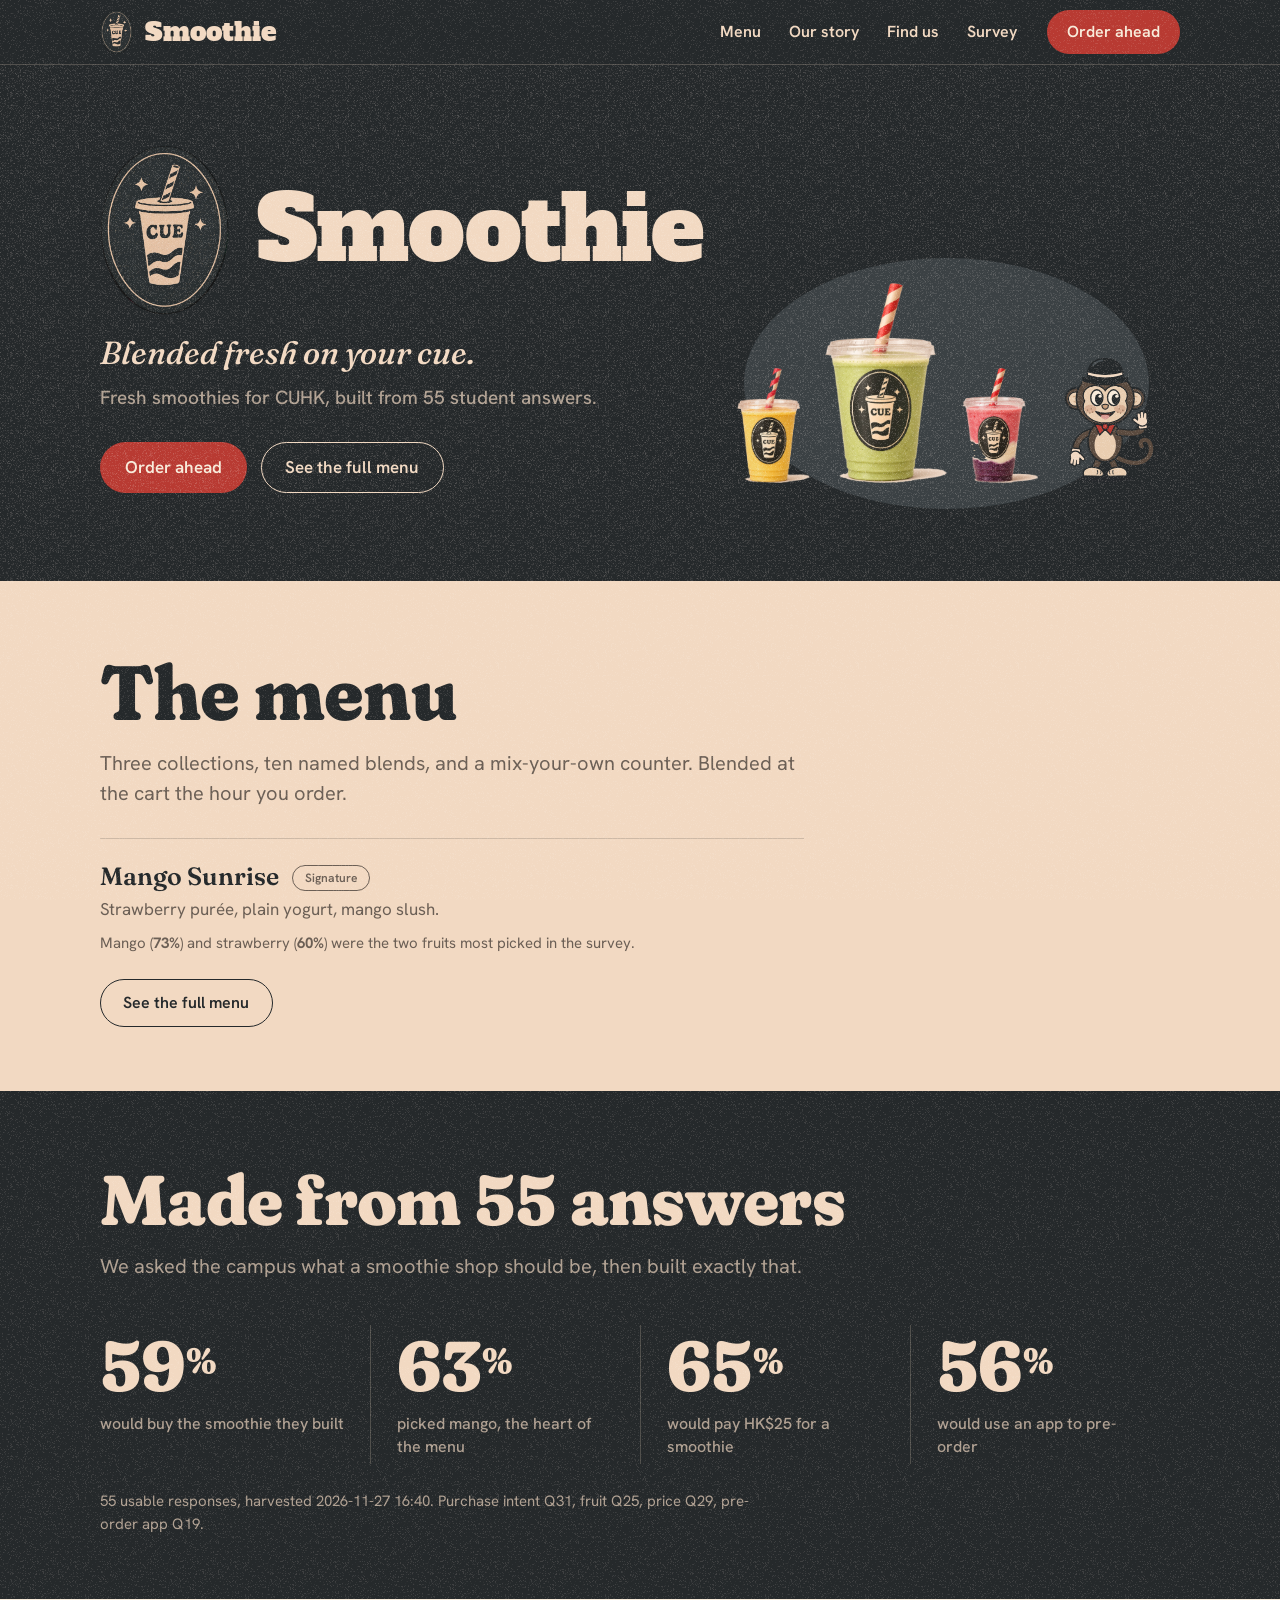
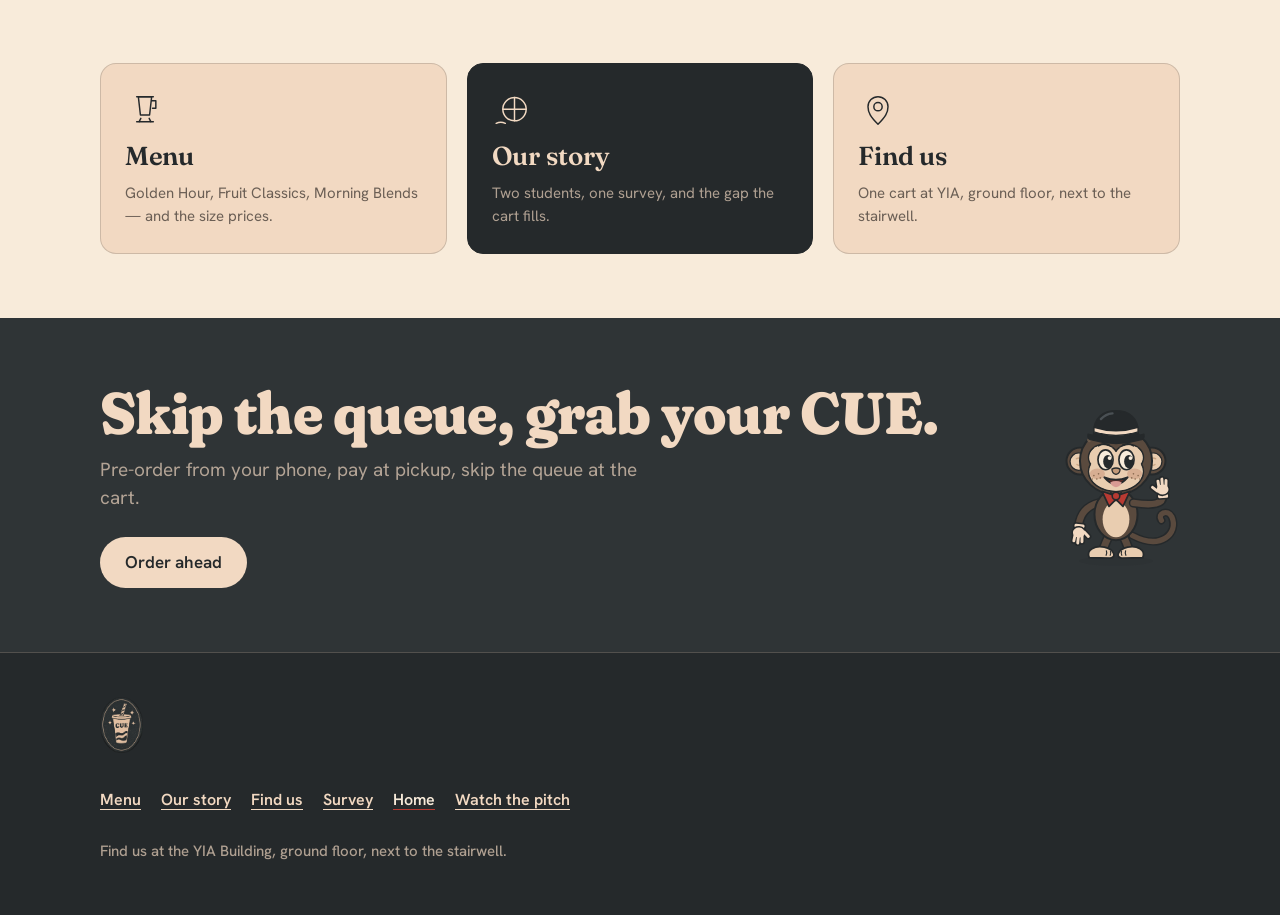
<file: site/index.html>
<!doctype html>
<html lang="en">
<head>
<meta charset="utf-8">
<meta name="viewport" content="width=device-width, initial-scale=1, viewport-fit=cover">
<title>CUE — Blended fresh on your cue</title>
<meta name="description" content="CUE — fresh smoothies for CUHK, built from 55 student answers. See the menu, read the story behind the cart, and order ahead for pickup at YIA.">
<link rel="stylesheet" href="../shared/base.css">
<link rel="stylesheet" href="site.css">
</head>
<body class="page-home">

<main id="top">
  <!-- ---------- HERO: charcoal + grain, sticker and wordmark left, drink renders right ---------- -->
  <section class="hero dark on-dark grain" aria-label="CUE smoothies">
    <div class="hero-inner">
      <div class="hero-copy">
        <div class="hero-lockup">
          <img src="../assets/img/cue-logo.png" alt="CUE logo: a cream smoothie cup with a striped straw on a charcoal oval">
          <h1 class="hero-word">Smoothie</h1>
        </div>
        <p class="hero-slogan" id="heroSlogan"></p>
        <p class="hero-tagline" id="heroTagline"></p>
        <div class="hero-btns hero-fade">
          <a class="btn hero-btn" href="../order/index.html">Order ahead</a>
          <a class="btn ghost hero-btn" href="menu.html">See the full menu</a>
        </div>
      </div>
      <div class="hero-art" id="heroArt">
        <span class="hero-shadow" aria-hidden="true"></span>
        <img class="hero-drink hero-drink-side" src="../assets/img/drinks/mango.png"
             alt="CUE cup of the Banana Boost smoothie" width="420" height="560">
        <img class="hero-drink hero-drink-main" src="../assets/img/drinks/matcha.png"
             alt="CUE cup of the Matcha Banana smoothie" width="420" height="560">
        <img class="hero-drink hero-drink-side" src="../assets/img/drinks/berry-layers.png"
             alt="CUE cup of the Berry Dusk smoothie" width="420" height="560">
        <!-- Cuethie stands at the right end, on the same ellipse as the cups -->
        <div class="hero-mo" id="heroMo" aria-hidden="true"></div>
      </div>
    </div>
  </section>

  <!-- ---------- MENU TEASER: peach, the signature drink plus a link ---------- -->
  <section class="teaser" id="menu" aria-label="Menu preview">
    <div class="wrap">
      <h2 class="display teaser-title">The menu</h2>
      <p class="lede">Three collections, ten named blends, and a mix-your-own counter. Blended at the cart the hour you order.</p>
      <div class="teaser-sig" id="teaserSig"></div>
      <a class="btn ghost teaser-btn" href="menu.html">See the full menu</a>
    </div>
  </section>

  <!-- ---------- MADE FROM 55 ANSWERS: charcoal, four hairline columns ---------- -->
  <section class="facts dark on-dark grain" id="facts">
    <div class="wrap">
      <h2 class="display facts-title">Made from 55 answers</h2>
      <p class="lede">We asked the campus what a smoothie shop should be, then built exactly that.</p>
      <ul class="fact-row" id="factRow">
        <li class="fact">
          <p class="fact-num display"><span class="num" id="nIntent">69</span><span class="fact-unit">%</span></p>
          <p class="fact-body">would buy the smoothie they built</p>
        </li>
        <li class="fact">
          <p class="fact-num display"><span class="num" id="nMango">73</span><span class="fact-unit">%</span></p>
          <p class="fact-body">picked mango, the heart of the menu</p>
        </li>
        <li class="fact">
          <p class="fact-num display"><span class="num" id="nPrice">75</span><span class="fact-unit">%</span></p>
          <p class="fact-body">would pay HK$25 for a smoothie</p>
        </li>
        <li class="fact">
          <p class="fact-num display"><span class="num" id="nApp">65</span><span class="fact-unit">%</span></p>
          <p class="fact-body">would use an app to pre-order</p>
        </li>
      </ul>
      <p class="facts-src" id="factsSrc"></p>
    </div>
  </section>

  <!-- ---------- TEASER TILES: Menu / Our story / Find us ---------- -->
  <section class="tiles" aria-label="Explore the site">
    <div class="wrap">
      <div class="tile-row">
        <a class="tile" href="menu.html">
          <span class="tile-icon" aria-hidden="true">
            <svg viewBox="0 0 48 48" fill="none" stroke="currentColor" stroke-width="1.75" stroke-linecap="round" stroke-linejoin="round">
              <path d="M16 8h16l-2.5 22h-11Z"/><path d="M14 8h20"/><path d="M32 13h5v9h-4"/>
              <path d="M14 38h20"/><path d="M19 34l-2 4M29 34l2 4"/>
            </svg>
          </span>
          <span class="tile-name display">Menu</span>
          <span class="tile-say">Golden Hour, Fruit Classics, Morning Blends — and the size prices.</span>
        </a>
        <a class="tile tile-alt" href="story.html">
          <span class="tile-icon" aria-hidden="true">
            <svg viewBox="0 0 48 48" fill="none" stroke="currentColor" stroke-width="1.75" stroke-linecap="round" stroke-linejoin="round">
              <circle cx="27" cy="23" r="14"/><path d="M27 9v28"/><path d="M13 23h28"/>
              <path d="M5 40c4-2 7-2 11 0"/>
            </svg>
          </span>
          <span class="tile-name display">Our story</span>
          <span class="tile-say">Two students, one survey, and the gap the cart fills.</span>
        </a>
        <a class="tile" href="find.html">
          <span class="tile-icon" aria-hidden="true">
            <svg viewBox="0 0 48 48" fill="none" stroke="currentColor" stroke-width="1.75" stroke-linecap="round" stroke-linejoin="round">
              <path d="M24 41C15 32 12 27 12 20a12 12 0 0 1 24 0c0 7-3 12-12 21Z"/>
              <circle cx="24" cy="20" r="5"/>
            </svg>
          </span>
          <span class="tile-name display">Find us</span>
          <span class="tile-say">One cart at YIA, ground floor, next to the stairwell.</span>
        </a>
      </div>
    </div>
  </section>

  <!-- ---------- ORDER-APP BAND: charcoal-2, Cuethie waving, CTA ---------- -->
  <section class="order-band dark on-dark grain" aria-label="Order ahead">
    <div class="wrap order-band-inner">
      <div class="order-band-copy">
        <h2 class="display order-band-title" id="orderBandTitle">Skip the queue, grab your CUE.</h2>
        <p class="order-band-lede">Pre-order from your phone, pay at pickup, skip the queue at the cart.</p>
        <a class="btn solid order-band-btn" href="../order/index.html">Order ahead</a>
      </div>
      <div class="order-band-mo" id="bandMo" aria-hidden="true"></div>
    </div>
  </section>
</main>

<script src="../content/brand.js"></script>
<script src="../content/menu.js"></script>
<script src="../content/data.js"></script>
<script src="../shared/art.js"></script>
<script src="chrome.js"></script>
<script src="site.js"></script>
</body>
</html>
</file>
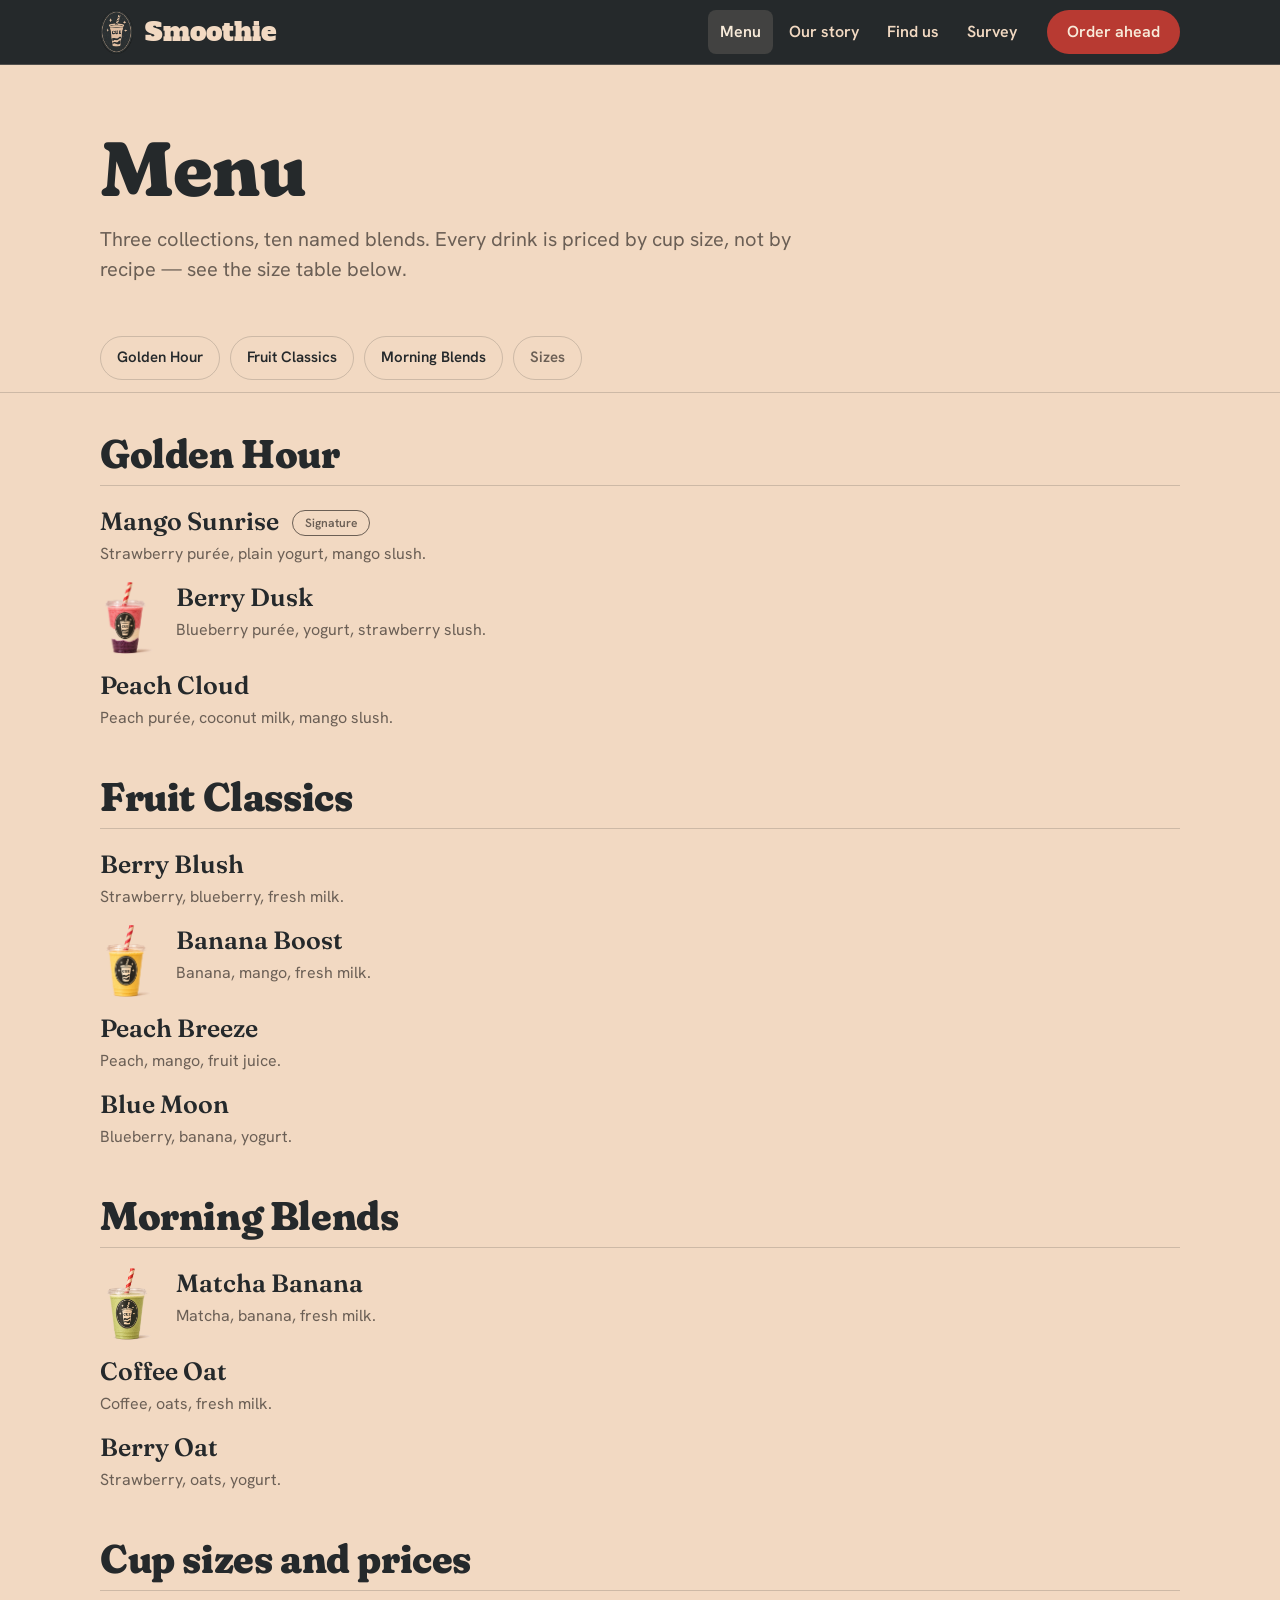
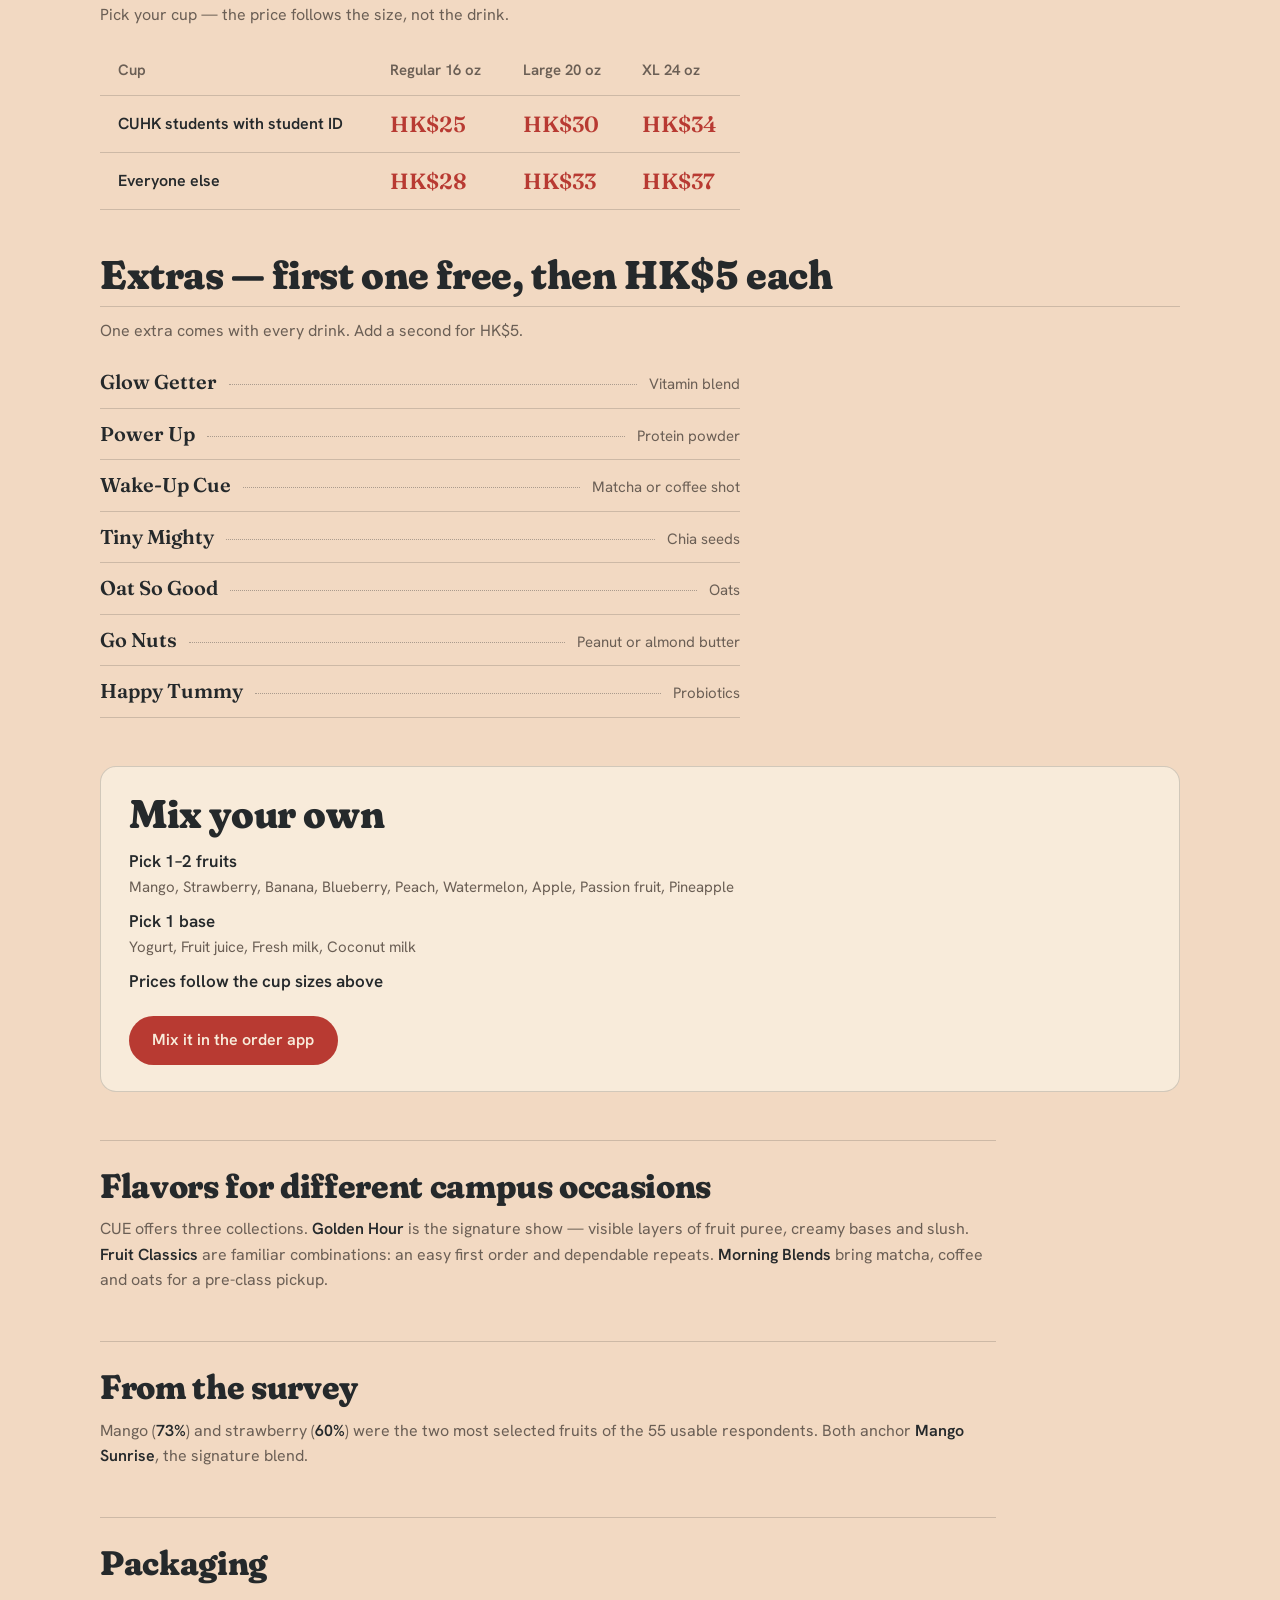
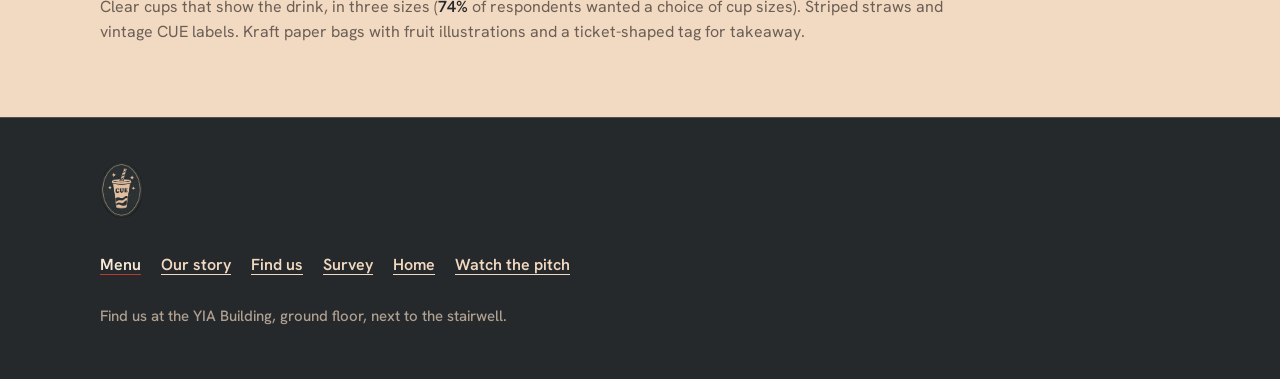
<file: site/menu.html>
<!doctype html>
<html lang="en">
<head>
<meta charset="utf-8">
<meta name="viewport" content="width=device-width, initial-scale=1, viewport-fit=cover">
<title>CUE — Menu</title>
<meta name="description" content="The CUE menu at CUHK: Golden Hour, Fruit Classics and Morning Blends, cup-size prices for students and walk-ins, extras, and mix your own.">
<link rel="stylesheet" href="../shared/base.css">
<link rel="stylesheet" href="site.css">
</head>
<body class="page-menu">

<main id="top">
  <!-- ---------- MENU HEAD: peach, title + lede ---------- -->
  <section class="menu-head" aria-label="Menu">
    <div class="wrap">
      <h1 class="display menu-title">Menu</h1>
      <p class="lede">Three collections, ten named blends. Every drink is priced by cup size, not by recipe — see the size table below.</p>
    </div>
  </section>

  <!-- ---------- COLLECTION TABS: sticky under the site nav ---------- -->
  <nav class="col-tabs" aria-label="Collections">
    <div class="wrap col-tabs-inner">
      <a class="col-tab" href="#golden">Golden Hour</a>
      <a class="col-tab" href="#classics">Fruit Classics</a>
      <a class="col-tab" href="#morning">Morning Blends</a>
      <a class="col-tab col-tab-soft" href="#sizes">Sizes</a>
    </div>
  </nav>

  <!-- ---------- DRINKS + PANELS: filled from content/menu.js ---------- -->
  <section class="menu" aria-label="Drinks and prices">
    <div class="wrap" id="menuBoard"></div>
  </section>
</main>

<script src="../content/menu.js"></script>
<script src="../content/data.js"></script>
<script src="chrome.js"></script>
<script src="menu.js"></script>
</body>
</html>
</file>
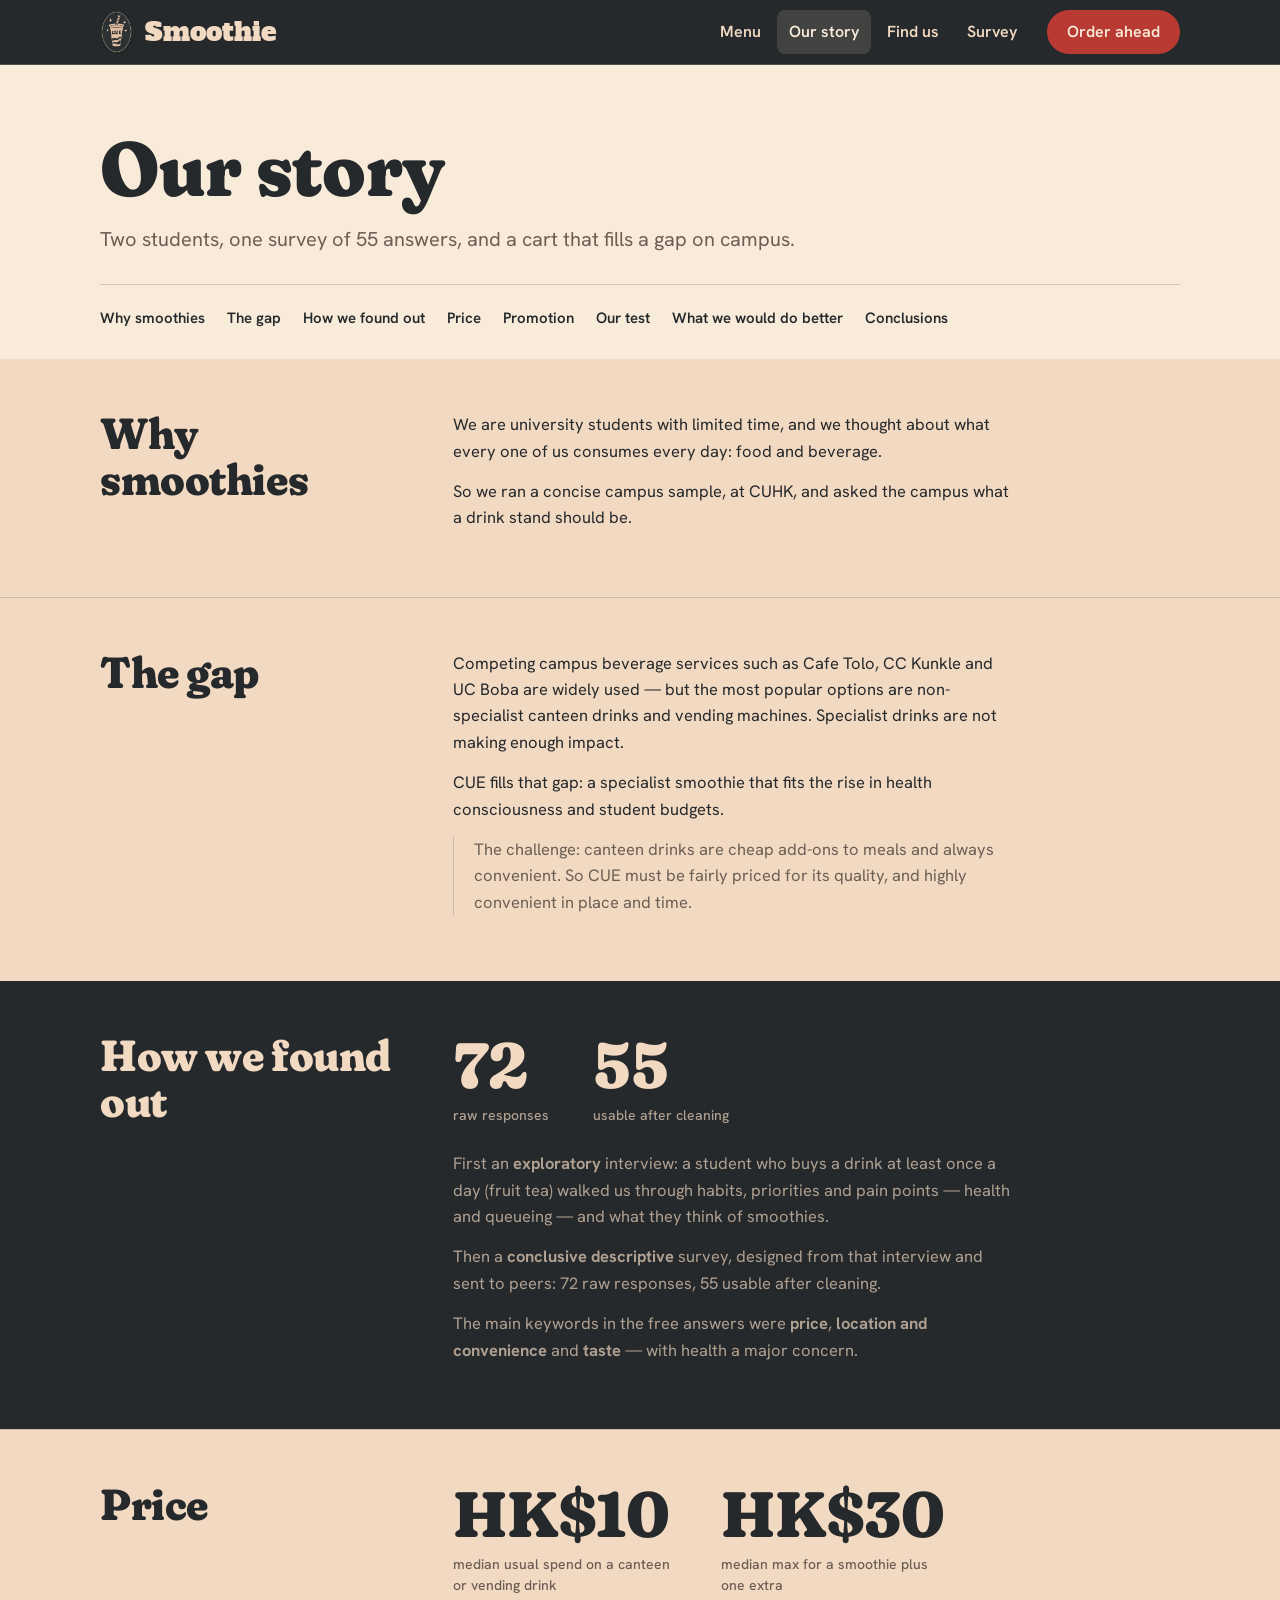
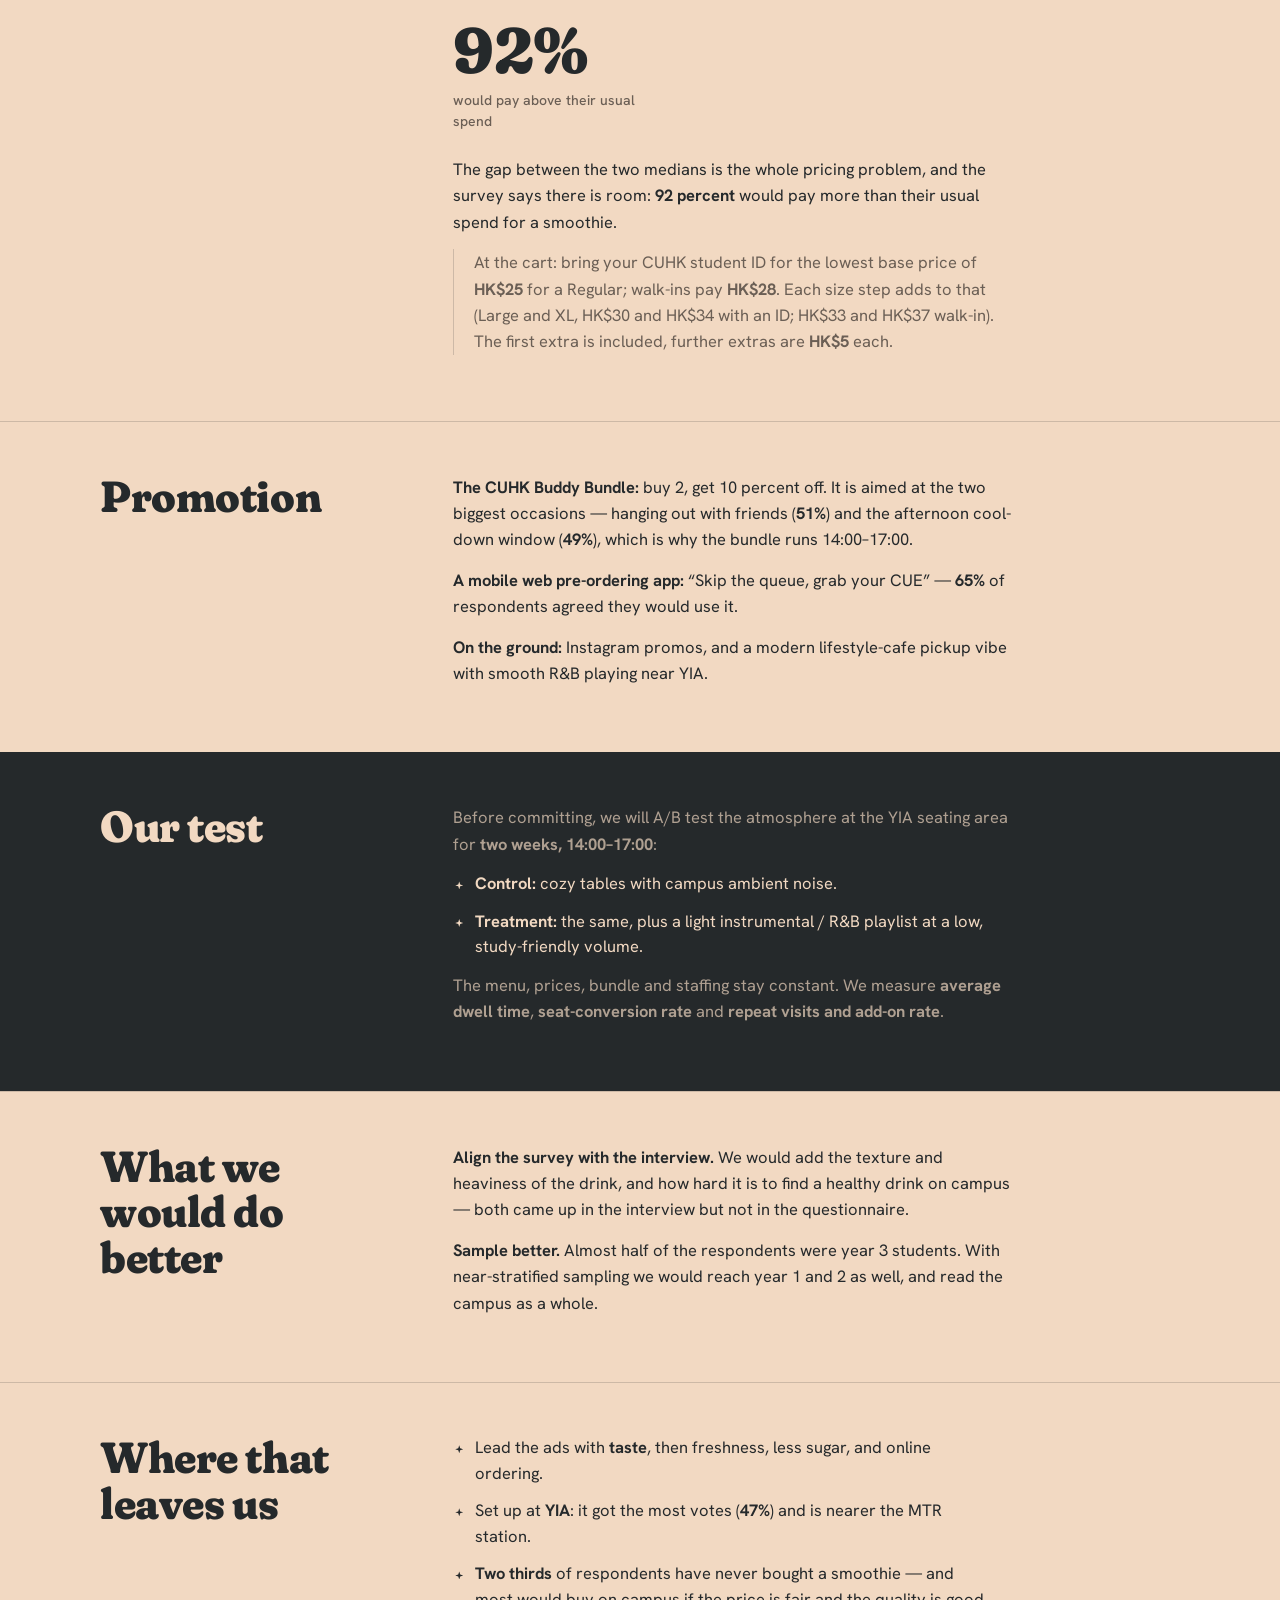
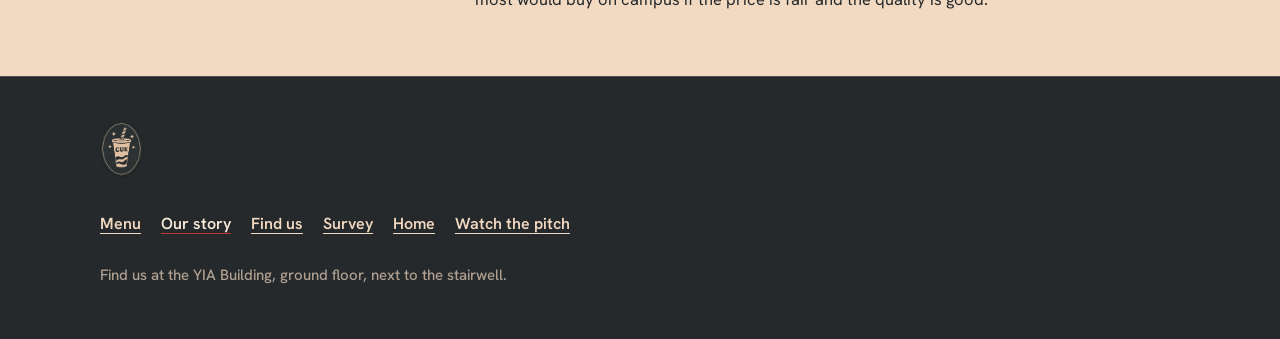
<file: site/story.html>
<!doctype html>
<html lang="en">
<head>
<meta charset="utf-8">
<meta name="viewport" content="width=device-width, initial-scale=1, viewport-fit=cover">
<title>CUE — Our story</title>
<meta name="description" content="Why two CUHK students are opening a smoothie cart at YIA: the survey behind the menu, the pricing, the promotions, and the A/B test that will tell us if the idea works.">
<link rel="stylesheet" href="../shared/base.css">
<link rel="stylesheet" href="site.css">
</head>
<body class="page-story">

<main id="top">
  <section class="story-head" aria-label="Our story">
    <div class="wrap">
      <h1 class="display story-title">Our story</h1>
      <p class="lede">Two students, one survey of 55 answers, and a cart that fills a gap on campus.</p>
      <nav class="story-nav" aria-label="Section index">
        <a href="#why">Why smoothies</a>
        <a href="#gap">The gap</a>
        <a href="#how">How we found out</a>
        <a href="#price">Price</a>
        <a href="#promo">Promotion</a>
        <a href="#test">Our test</a>
        <a href="#better">What we would do better</a>
        <a href="#conclusions">Conclusions</a>
      </nav>
    </div>
  </section>

  <article class="story-body">

    <section class="story-sec" id="why">
      <div class="wrap story-sec-grid">
        <h2>Why smoothies</h2>
        <div>
          <p>We are university students with limited time, and we thought about what every one of us consumes every day: food and beverage.</p>
          <p>So we ran a concise campus sample, at CUHK, and asked the campus what a drink stand should be.</p>
        </div>
      </div>
    </section>

    <section class="story-sec" id="gap">
      <div class="wrap story-sec-grid">
        <h2>The gap</h2>
        <div>
          <p>Competing campus beverage services such as Cafe Tolo, CC Kunkle and UC Boba are widely used — but the most popular options are non-specialist canteen drinks and vending machines. Specialist drinks are not making enough impact.</p>
          <p>CUE fills that gap: a specialist smoothie that fits the rise in health consciousness and student budgets.</p>
          <p class="story-aside">The challenge: canteen drinks are cheap add-ons to meals and always convenient. So CUE must be fairly priced for its quality, and highly convenient in place and time.</p>
        </div>
      </div>
    </section>

    <section class="story-sec story-dark dark on-dark" id="how">
      <div class="wrap story-sec-grid">
        <h2>How we found out</h2>
        <div>
          <div class="stat-row">
            <div class="story-stat"><p class="story-num display" id="statRaw"></p><p class="story-cap">raw responses</p></div>
            <div class="story-stat"><p class="story-num display" id="statUsable"></p><p class="story-cap">usable after cleaning</p></div>
          </div>
          <p>First an <strong>exploratory</strong> interview: a student who buys a drink at least once a day (fruit tea) walked us through habits, priorities and pain points — health and queueing — and what they think of smoothies.</p>
          <p>Then a <strong>conclusive descriptive</strong> survey, designed from that interview and sent to peers: <span id="statRawInline"></span> raw responses, <span id="statUsableInline"></span> usable after cleaning.</p>
          <p>The main keywords in the free answers were <strong>price</strong>, <strong>location and convenience</strong> and <strong>taste</strong> — with health a major concern.</p>
        </div>
      </div>
    </section>

    <section class="story-sec" id="price">
      <div class="wrap story-sec-grid">
        <h2>Price</h2>
        <div>
          <div class="stat-row">
            <div class="story-stat"><p class="story-num display" id="statSpend"></p><p class="story-cap">median usual spend on a canteen or vending drink</p></div>
            <div class="story-stat"><p class="story-num display" id="statWtp"></p><p class="story-cap">median max for a smoothie plus one extra</p></div>
            <div class="story-stat"><p class="story-num display" id="statAbove"></p><p class="story-cap">would pay above their usual spend</p></div>
          </div>
          <p>The gap between the two medians is the whole pricing problem, and the survey says there is room: <strong id="statAboveText"></strong> would pay more than their usual spend for a smoothie.</p>
          <p class="story-aside">At the cart: bring your CUHK student ID for the lowest base price of <strong>HK$25</strong> for a Regular; walk-ins pay <strong>HK$28</strong>. Each size step adds to that (Large and XL, <span id="statSizes"></span>). The first extra is included, further extras are <strong>HK$5</strong> each.</p>
        </div>
      </div>
    </section>

    <section class="story-sec" id="promo">
      <div class="wrap story-sec-grid">
        <h2>Promotion</h2>
        <div>
          <p><strong>The CUHK Buddy Bundle:</strong> buy 2, get 10 percent off. It is aimed at the two biggest occasions — hanging out with friends (<strong id="statFriends"></strong>) and the afternoon cool-down window (<strong id="statAfternoon"></strong>), which is why the bundle runs 14:00&ndash;17:00.</p>
          <p><strong>A mobile web pre-ordering app:</strong> &ldquo;Skip the queue, grab your CUE&rdquo; — <strong id="statApp"></strong> of respondents agreed they would use it.</p>
          <p><strong>On the ground:</strong> Instagram promos, and a modern lifestyle-cafe pickup vibe with smooth R&amp;B playing near YIA.</p>
        </div>
      </div>
    </section>

    <section class="story-sec story-dark dark on-dark" id="test">
      <div class="wrap story-sec-grid">
        <h2>Our test</h2>
        <div>
          <p>Before committing, we will A/B test the atmosphere at the YIA seating area for <strong>two weeks, 14:00&ndash;17:00</strong>:</p>
          <ul class="story-list">
            <li><strong>Control:</strong> cozy tables with campus ambient noise.</li>
            <li><strong>Treatment:</strong> the same, plus a light instrumental / R&amp;B playlist at a low, study-friendly volume.</li>
          </ul>
          <p>The menu, prices, bundle and staffing stay constant. We measure <strong>average dwell time</strong>, <strong>seat-conversion rate</strong> and <strong>repeat visits and add-on rate</strong>.</p>
        </div>
      </div>
    </section>

    <section class="story-sec" id="better">
      <div class="wrap story-sec-grid">
        <h2>What we would do better</h2>
        <div>
          <p><strong>Align the survey with the interview.</strong> We would add the texture and heaviness of the drink, and how hard it is to find a healthy drink on campus — both came up in the interview but not in the questionnaire.</p>
          <p><strong>Sample better.</strong> Almost half of the respondents were year 3 students. With near-stratified sampling we would reach year 1 and 2 as well, and read the campus as a whole.</p>
        </div>
      </div>
    </section>

    <section class="story-sec" id="conclusions">
      <div class="wrap story-sec-grid">
        <h2>Where that leaves us</h2>
        <div>
          <ul class="story-list">
            <li>Lead the ads with <strong>taste</strong>, then freshness, less sugar, and online ordering.</li>
            <li>Set up at <strong>YIA</strong>: it got the most votes (<strong id="statYia"></strong>) and is nearer the MTR station.</li>
            <li><strong>Two thirds</strong> of respondents have never bought a smoothie — and most would buy on campus if the price is fair and the quality is good.</li>
          </ul>
        </div>
      </div>
    </section>

  </article>
</main>

<script src="../content/data.js"></script>
<script src="../content/menu.js"></script>
<script src="chrome.js"></script>
<script src="story.js"></script>
</body>
</html>
</file>
<file: shared/base.css>
@import url("https://fonts.googleapis.com/css2?family=Fraunces:opsz,SOFT,wght@9..144,0..100,400;9..144,0..100,600;9..144,0..100,800&family=Hanken+Grotesk:wght@400;500;600;700&family=Alfa+Slab+One&display=swap");

/* CUE design system v2 — "printed label". Charcoal ink, peach paper, one straw-red accent.
   Quiet, flat, grainy, thin rules. No hard offset shadows, no thick outlines, no blobs.
   See ../DESIGN.md. Legacy token names are kept (mapped to the muted palette) so old code still works. */
:root {
  /* core palette (from the logo + drink renders) */
  --charcoal: #25292B; --charcoal-2: #2F3436; --charcoal-3: #3B4144;
  --peach: #F2D9C2; --paper: #F8EBDA; --paper-2: #EBCDB1;
  --straw: #B83A32;               /* the red of the straw — the ONLY accent for actions/prices */
  --rule: rgba(242, 217, 194, .22);        /* hairline on charcoal */
  --rule-ink: rgba(37, 41, 43, .18);       /* hairline on peach */
  --text-on-dark: #F2D9C2; --text-on-dark-soft: rgba(242, 217, 194, .68);
  --text-on-light: #25292B; --text-on-light-soft: #6B5F55;
  /* product colours: ONLY for drink identity chips, never decoration */
  --p-mango: #E3B23C; --p-matcha: #9BB36A; --p-berry: #B5506A; --p-plum: #6B3F7A;

  /* legacy names -> muted */
  --mango: #D99A5B; --mango-soft: #EBCDB1; --leaf: #7F8F6A; --leaf-dark: #5F6E4D;
  --cream: var(--peach); --berry: #8E4B4F; --ink: var(--charcoal); --ink-soft: var(--text-on-light-soft);
  --soil: #5A5047; --sky: #8FA8A3; --gold: #D9B77A; --white: var(--paper);

  --font-display: "Fraunces", Georgia, serif;
  --font-body: "Hanken Grotesk", system-ui, sans-serif;
  --font-slab: "Alfa Slab One", "Rockwell", Georgia, serif; /* the heavy "Smoothie" wordmark next to the logo */
  --radius: 10px; --radius-lg: 16px;
  --shadow: none;
}
* { box-sizing: border-box; }
html, body { margin: 0; }
body { font-family: var(--font-body); color: var(--text-on-light); background: var(--peach); -webkit-font-smoothing: antialiased; line-height: 1.5; }
h1, h2, h3, .display { font-family: var(--font-display); font-weight: 800; line-height: 1.05; margin: 0; letter-spacing: -0.01em; font-variation-settings: "SOFT" 100, "opsz" 72; }
button { font: inherit; cursor: pointer; }
a:focus-visible, button:focus-visible, input:focus-visible, [tabindex]:focus-visible { outline: 2px solid var(--straw); outline-offset: 3px; }
.on-dark a:focus-visible, .on-dark button:focus-visible { outline-color: var(--peach); }

/* Buttons: flat, thin, no 3D. primary = straw red, solid = peach on charcoal, ghost = hairline. */
.btn { display: inline-flex; align-items: center; justify-content: center; gap: .5em; min-height: 46px; padding: .7em 1.4em; border-radius: 999px;
  border: 1px solid transparent; background: var(--straw); color: var(--paper); font-weight: 600; text-decoration: none; box-shadow: none;
  transition: background-color .18s, color .18s, border-color .18s; }
.btn:hover { background: #9E2F28; }
.btn:active { background: #8A2822; }
.btn.leaf, .btn.berry { background: var(--straw); box-shadow: none; }
.btn.solid { background: var(--peach); color: var(--charcoal); }
.btn.solid:hover { background: var(--paper); }
.btn.ghost { background: transparent; color: inherit; border-color: currentColor; box-shadow: none; }
.btn.ghost:hover { background: rgba(127,127,127,.12); }

/* Speckled print grain, same texture as the logo */
.grain::after, #stage::after { content: ""; position: absolute; inset: 0; pointer-events: none; z-index: 50; opacity: .16; mix-blend-mode: multiply;
  background-image: url("data:image/svg+xml;utf8,<svg xmlns='http://www.w3.org/2000/svg' width='260' height='260'><filter id='n'><feTurbulence type='fractalNoise' baseFrequency='1.6' numOctaves='2' seed='7'/><feColorMatrix values='0 0 0 0 .15  0 0 0 0 .16  0 0 0 0 .17  0 0 0 9 -5.2'/></filter><rect width='260' height='260' filter='url(%23n)'/></svg>"); }
.on-dark.grain::after, .dark.grain::after { mix-blend-mode: screen; opacity: .12;
  background-image: url("data:image/svg+xml;utf8,<svg xmlns='http://www.w3.org/2000/svg' width='260' height='260'><filter id='n'><feTurbulence type='fractalNoise' baseFrequency='1.6' numOctaves='2' seed='7'/><feColorMatrix values='0 0 0 0 .95  0 0 0 0 .85  0 0 0 0 .76  0 0 0 9 -5.4'/></filter><rect width='260' height='260' filter='url(%23n)'/></svg>"); }

/* Cel-line boil (see shared/boil.js): apply to small line art only (logo, mascot, icons), never to text or full screens. */
.boil { filter: url(#cue-boil); }
.dark { background: var(--charcoal); color: var(--text-on-dark); }

@media (prefers-reduced-motion: reduce) { *, *::before, *::after { animation: none !important; transition-duration: .01ms !important; scroll-behavior: auto !important; } }

/* Mascot wave (opt in with CueArt.mascot({ wave: true, boil: false })): three friendly swings, a pause, repeat.
   Scoped to .mo-wave so the deck's own GSAP mascot animation is untouched. */
@media (prefers-reduced-motion: no-preference) {
  .mo-wave .mo-arm-r { animation: mo-wave 3.6s ease-in-out infinite; }
  .mo-wave .mo-body { animation: mo-sway 3.6s ease-in-out infinite; }
}
@keyframes mo-wave {
  0%, 62%, 100% { transform: rotate(0deg); }
  10% { transform: rotate(-16deg); } 20% { transform: rotate(10deg); } 30% { transform: rotate(-16deg); }
  40% { transform: rotate(10deg); } 50% { transform: rotate(-12deg); } 58% { transform: rotate(0deg); }
}
@keyframes mo-sway { 0%, 62%, 100% { transform: rotate(0deg); } 30% { transform: rotate(-1.2deg); } }
</file>
<file: site/site.css>
/* CUE — brand site, "printed label" look.
   Tokens come from shared/base.css (see ../DESIGN.md): charcoal ink, peach paper,
   one straw-red accent, hairline rules, Fraunces + Hanken Grotesk, speckle grain.
   Nav and footer markup is injected by chrome.js; styles below cover all pages. */

html, body { overflow-x: clip; }
body { min-height: 100%; }
main { display: block; }
.wrap { max-width: 1120px; margin: 0 auto; padding: 0 20px; min-width: 0; }
section[id], .col-tab-anchor { scroll-margin-top: 84px; }
.num { font-variant-numeric: tabular-nums; }
/* focus comes from shared/base.css: straw-red 2px outline, peach on dark */

@media (prefers-reduced-motion: no-preference) {
  html { scroll-behavior: smooth; }
}

.vh { position: absolute; width: 1px; height: 1px; overflow: hidden; clip: rect(0 0 0 0); white-space: nowrap; }

/* ============ 1. NAV (chrome.js): charcoal bar, sticker + slab wordmark ============ */
.nav {
  position: sticky; top: 0; z-index: 50;
  background: var(--charcoal); border-bottom: 1px solid var(--rule);
}
.nav-inner {
  max-width: 1120px; margin: 0 auto; padding: 10px 20px;
  display: flex; align-items: center; gap: 18px; min-width: 0;
}
.nav-logo {
  display: inline-flex; align-items: center; gap: 10px; margin-right: auto;
  text-decoration: none; min-height: 44px; min-width: 0;
}
.brandmark { display: inline-flex; align-items: center; }
.brandmark img { height: 44px; width: auto; display: block; border-radius: 10px; }
.brandmark .bm-text { display: none; }
.brandmark.txt img { display: none; }
.brandmark.txt .bm-text { display: inline; color: var(--peach); letter-spacing: -0.01em; }
.nav .brandmark.txt .bm-text { font-size: 22px; }
.nav-word {
  font: 400 26px/1 var(--font-slab); color: var(--peach); letter-spacing: 0;
  white-space: nowrap; margin-left: 2px;
}
.nav-links { display: flex; gap: 4px; flex-wrap: wrap; min-width: 0; }
.nav-link {
  color: var(--peach); text-decoration: none; font-weight: 600; font-size: 16px;
  padding: 10px 12px; border-radius: 8px; min-height: 44px; line-height: 24px;
  transition: color .18s, background-color .18s;
}
.nav-link:hover { color: var(--paper); }
.nav-link.cur { color: var(--paper); background: rgba(242, 217, 194, .14); }
.nav-order { padding: .55em 1.2em; min-height: 44px; }

@media (max-width: 560px) {
  .nav-inner { gap: 8px; flex-wrap: wrap; }
  .nav-logo { flex-basis: auto; margin-right: auto; }
  .nav-order { order: 2; }
  .nav-word { font-size: 20px; }
  .nav-links { order: 3; flex-basis: 100%; }
  .nav-link { padding: 8px 10px; font-size: 15px; }
}

/* ============ 2. HERO: charcoal + grain; lockup left, drinks and Cuethie right ============ */
.hero { background: var(--charcoal); color: var(--text-on-dark); overflow: clip; position: relative; }
.hero-inner {
  max-width: 1120px; margin: 0 auto; padding: 64px 20px 72px;
  display: grid; grid-template-columns: 1.05fr 0.95fr; gap: 32px;
  align-items: center; min-width: 0;
}
.hero-slogan {
  margin: 18px 0 0; font: italic 500 clamp(22px, 3vw, 32px) var(--font-display);
  color: var(--peach); max-width: 15em;
}
.hero-tagline { margin: 12px 0 0; font-size: clamp(16px, 1.8vw, 19px); font-weight: 500; color: var(--text-on-dark-soft); max-width: 30em; }
.hero-btns { display: flex; flex-wrap: wrap; gap: 14px; margin-top: 30px; }
.hero-btn { min-height: 50px; font-size: 17px; }

/* one quiet entrance, 400 ms, gone under reduced motion (see media query below) */
.hero-copy, .hero-art { opacity: 1; }

/* Right: the three drink renders and Cuethie are flex items — nobody overlaps.
   All of them stand on the same soft paper-2 ellipse baseline. */
.hero-art {
  position: relative; min-width: 0; height: clamp(300px, 30vw, 380px);
  display: flex; align-items: flex-end; justify-content: center;
  gap: clamp(10px, 1.2vw, 18px); padding-bottom: 26px;
}
.hero-shadow {
  position: absolute; left: 2%; right: 2%; bottom: 0; top: 34%;
  border-radius: 50%; background: var(--charcoal-3);
}
.hero-drink { position: relative; height: clamp(100px, 9vw, 120px); width: auto; flex: 0 0 auto; }
.hero-drink-main { height: clamp(160px, 16vw, 200px); z-index: 2; }
.hero-drink-side { z-index: 1; opacity: .96; }
.hero-mo { position: relative; flex: 0 0 auto; width: clamp(84px, 8vw, 112px); z-index: 3; align-self: flex-end; }
.hero-mo svg { width: 100%; height: auto; display: block; overflow: visible; }

/* hero lockup: logo + heavy slab "Smoothie" wordmark */
.hero-lockup { display: flex; align-items: center; gap: clamp(14px, 2.4vw, 28px); }
.hero-lockup img { height: clamp(110px, 14vw, 170px); width: auto; display: block; flex: 0 0 auto; }
.hero-word { font: 400 clamp(44px, 7vw, 96px)/.95 var(--font-slab); color: var(--peach); margin: 0; }

@media (prefers-reduced-motion: no-preference) {
  .hero-copy, .hero-art { animation: heroIn .4s ease-out both; }
  .hero-art { animation-delay: .06s; }
  @keyframes heroIn { from { opacity: 0; transform: translateY(10px); } to { opacity: 1; transform: none; } }
}

@media (max-width: 820px) {
  .hero-inner { grid-template-columns: 1fr; padding: 44px 20px 56px; }
  .hero-art { height: clamp(240px, 60vw, 360px); order: 2; justify-self: center; width: min(100%, 480px); }
  .hero-shadow { top: 40%; }
}
@media (max-width: 560px) {
  .hero-lockup img { height: 96px; }
  .hero-word { font-size: 44px; }
  .hero-art { gap: 10px; padding-bottom: 16px; }
  .hero-drink { height: 74px; }
  .hero-drink-main { height: 130px; }
  .hero-mo { width: 62px; }
  .hero-shadow { top: 46%; }
}

/* ============ 3. HOME MENU TEASER: peach, signature drink ============ */
.lede { margin: 14px 0 0; font-size: clamp(16px, 1.9vw, 20px); color: var(--text-on-light-soft); max-width: 36em; }
.teaser { background: var(--peach); color: var(--text-on-light); padding: 72px 0 64px; }
.teaser-title { font-size: clamp(44px, 6vw, 80px); color: var(--text-on-light); }
.teaser-sig { margin-top: 30px; border-top: 1px solid var(--rule-ink); padding-top: 22px; max-width: 44em; }
.teaser-sig .row-main { display: flex; align-items: baseline; gap: 10px; margin: 0; }
.teaser-desc { margin: 6px 0 0; font-size: 17px; color: var(--text-on-light-soft); max-width: 40em; }
.teaser-note { margin: 10px 0 0; font-size: 15px; color: var(--text-on-light-soft); max-width: 40em; }
.teaser-btn { margin-top: 24px; min-height: 48px; }

/* ============ 4. MADE FROM 55 ANSWERS: charcoal, four hairline columns ============ */
.facts { position: relative; background: var(--charcoal); color: var(--text-on-dark); padding: 72px 0 64px; overflow: clip; }
.facts-title { font-size: clamp(40px, 5.5vw, 72px); color: var(--peach); }
.facts .lede { color: var(--text-on-dark-soft); }
.fact-row {
  list-style: none; margin: 44px 0 0; padding: 0;
  display: grid; grid-template-columns: repeat(4, 1fr); min-width: 0;
}
.fact { padding: 6px 26px; border-left: 1px solid var(--rule); min-width: 0; }
.fact:first-child { border-left: none; padding-left: 0; }
.fact-num { font-size: clamp(52px, 5.5vw, 72px); line-height: 1; margin: 0; color: var(--peach); }
.fact-unit { font-size: .5em; vertical-align: .5em; }
.fact-body { margin: 12px 0 0; font-weight: 500; font-size: 16px; line-height: 1.4; color: var(--text-on-dark-soft); max-width: 18em; }
.facts-src { margin: 26px 0 0; color: var(--text-on-dark-soft); font-size: 15px; max-width: 44em; }

@media (max-width: 720px) {
  .fact-row { grid-template-columns: 1fr; }
  .fact { border-left: none; padding: 18px 0; border-top: 1px solid var(--rule); }
  .fact:first-child { border-top: none; padding-top: 0; }
}

/* ============ 5. TEASER TILES: three doors, hairline panel + one dark ============ */
.tiles { background: var(--paper); color: var(--text-on-light); padding: 64px 0; }
.tile-row { display: grid; grid-template-columns: repeat(3, 1fr); gap: 20px; min-width: 0; }
.tile {
  display: flex; flex-direction: column; gap: 10px; min-width: 0;
  border: 1px solid var(--rule-ink); border-radius: var(--radius-lg); background: var(--peach);
  padding: 26px 24px; text-decoration: none; color: var(--text-on-light);
  transition: transform .18s ease-out, background-color .18s;
}
.tile:hover { transform: translateY(-2px); background: var(--paper-2); }
.tile-icon { width: 40px; height: 40px; color: var(--charcoal); }
.tile-icon svg { width: 40px; height: 40px; display: block; overflow: visible; }
.tile-name { font: 600 26px var(--font-display); }
.tile-say { font-size: 15px; color: var(--text-on-light-soft); max-width: 22em; }
/* the middle door is dark ground, so the row is not three identical cards */
.tile-alt { background: var(--charcoal); border-color: var(--charcoal); color: var(--peach); }
.tile-alt .tile-icon { color: var(--peach); }
.tile-alt .tile-say { color: var(--text-on-dark-soft); }
.tile-alt:hover { background: var(--charcoal-2); transform: translateY(-2px); }

@media (max-width: 820px) {
  .tile-row { grid-template-columns: 1fr; }
}

/* ============ 6. ORDER-APP BAND: charcoal-2, Cuethie waves ============ */
.order-band { background: var(--charcoal-2); color: var(--text-on-dark); }
.order-band-inner {
  display: grid; grid-template-columns: 1fr auto; align-items: center; gap: 32px;
  padding-top: 64px; padding-bottom: 64px; min-width: 0;
}
.order-band-title { font-size: clamp(36px, 4.6vw, 60px); color: var(--peach); }
.order-band-lede { margin: 12px 0 0; color: var(--text-on-dark-soft); font-size: clamp(16px, 1.9vw, 19px); max-width: 30em; }
.order-band-btn { margin-top: 24px; min-height: 50px; font-size: 17px; }
.order-band-mo { width: clamp(110px, 10vw, 150px); min-width: 0; }
.order-band-mo svg { width: 100%; height: auto; display: block; overflow: visible; }

@media (max-width: 560px) {
  .order-band-inner { grid-template-columns: 1fr; gap: 18px; }
  .order-band-mo { width: 96px; }
}

/* ============ 7. MENU PAGE ============ */
.menu-head { background: var(--peach); color: var(--text-on-light); padding: 64px 0 40px; }
.menu-title { font-size: clamp(44px, 6vw, 80px); color: var(--text-on-light); }

.col-tabs {
  position: sticky; top: 65px; z-index: 30;
  background: var(--peach); border-bottom: 1px solid var(--rule-ink);
}
.col-tabs-inner { display: flex; gap: 10px; flex-wrap: wrap; padding-top: 12px; padding-bottom: 12px; }
.col-tab {
  display: inline-flex; align-items: center; min-height: 44px; padding: 8px 16px;
  border: 1px solid var(--rule-ink); border-radius: 999px; background: transparent;
  color: var(--text-on-light); font-weight: 600; font-size: 15px; text-decoration: none;
  transition: border-color .18s, color .18s;
}
.col-tab:hover { border-color: var(--charcoal); color: var(--charcoal); }
.col-tab-soft { color: var(--text-on-light-soft); }
.col-tabs .col-tab-anchor { display: block; }

.menu { background: var(--peach); color: var(--text-on-light); padding: 40px 0 72px; }
.menu-sec { min-width: 0; margin-top: 44px; scroll-margin-top: 150px; }
.menu-sec:first-child { margin-top: 0; }
.menu-sec-head {
  display: flex; align-items: baseline; gap: 16px;
  border-bottom: 1px solid var(--rule-ink); padding-bottom: 10px;
}
.menu-sec-title {
  font-size: clamp(26px, 3.2vw, 40px); color: var(--text-on-light); margin: 0;
}
.panel-lede { margin: 12px 0 0; font-size: 16px; color: var(--text-on-light-soft); max-width: 40em; }

.menu-list { list-style: none; margin: 6px 0 0; padding: 0; }
.menu-row { display: flex; gap: 18px; align-items: flex-start; padding: 14px 0 2px; min-width: 0; }
.row-body { flex: 1 1 auto; min-width: 0; }
.row-img { flex: 0 0 auto; width: 58px; height: 72px; object-fit: contain; display: block; }
.row-main { display: flex; align-items: baseline; gap: 10px; min-width: 0; margin: 0; }
.row-name { font: 600 clamp(20px, 2.2vw, 25px) var(--font-display); color: var(--text-on-light); }
.sig-pill {
  display: inline-block; vertical-align: 3px; margin-left: 8px; padding: 3px 12px;
  border: 1px solid var(--text-on-light-soft); border-radius: 999px; background: transparent; color: var(--text-on-light-soft);
  font: 600 12px/1.5 var(--font-body);
}
.row-dots { flex: 1 1 24px; border-bottom: 1px dotted rgba(37, 41, 43, .35); transform: translateY(-5px); min-width: 20px; }
.row-desc { margin: 6px 0 0; font-size: 16px; color: var(--text-on-light-soft); max-width: 54em; line-height: 1.5; }
/* a drink without a designed render has no thumbnail and the text takes the full width */
.row-noimg { gap: 0; }
@media (min-width: 1180px) { .menu-list { max-width: 960px; } }

/* size table */
.table-scroll { overflow-x: auto; margin-top: 18px; }
.size-table { border-collapse: collapse; min-width: 520px; width: 100%; max-width: 640px; }
.size-table th, .size-table td { text-align: left; padding: 14px 18px; border-bottom: 1px solid var(--rule-ink); }
.size-table thead th { font-weight: 600; font-size: 15px; color: var(--text-on-light-soft); }
.size-table tbody th { font-weight: 600; font-size: 16px; color: var(--text-on-light); }
.size-table .row-price { font: 600 22px var(--font-display); color: var(--straw); white-space: nowrap; }

/* extras panel */
.extra-list { list-style: none; margin: 14px 0 0; padding: 0; max-width: 640px; }
.extra { display: flex; align-items: baseline; gap: 12px; padding: 12px 0; border-bottom: 1px solid var(--rule-ink); }
.extra .row-name { font-size: 20px; }
.extra .row-dots { transform: translateY(-4px); }
.extra-what { font-size: 15px; color: var(--text-on-light-soft); white-space: nowrap; }

/* mix your own — hairline panel, no thick border, no fill block */
.mix-panel {
  margin-top: 48px; border: 1px solid var(--rule-ink); border-radius: var(--radius-lg);
  background: var(--paper); padding: 26px 28px; min-width: 0; scroll-margin-top: 150px;
}
.mix-rules { list-style: none; margin: 14px 0 0; padding: 0; display: grid; gap: 10px; }
.mix-rules li { font-weight: 600; font-size: 17px; color: var(--text-on-light); }
.mix-rules em { display: block; font-style: normal; font-weight: 400; font-size: 15px; color: var(--text-on-light-soft); margin-top: 2px; }
.mix-btn { margin-top: 22px; min-height: 48px; }

/* background info blocks */
.info-block { margin: 48px 0 0; padding-top: 28px; border-top: 1px solid var(--rule-ink); max-width: 56em; scroll-margin-top: 150px; }
.info-block h2 { font-size: clamp(24px, 2.8vw, 34px); margin: 0; color: var(--text-on-light); }
.info-block p { margin: 12px 0 0; font-size: 16px; line-height: 1.6; color: var(--text-on-light-soft); max-width: 56em; }
.info-block strong { color: var(--text-on-light); font-weight: 600; }

@media (max-width: 560px) {
  .menu-head { padding: 48px 0 32px; }
  .menu-row { gap: 12px; }
  .row-img { width: 46px; height: 62px; }
  .row-main { flex-wrap: wrap; row-gap: 2px; }
  .row-dots { display: none; }
  .extra .row-dots { display: none; }
  .extra-what { margin-left: auto; }
  .mix-panel { padding: 20px 16px; }
  .size-table th, .size-table td { padding: 10px 12px; }
  .size-table .row-price { font-size: 18px; }
  .col-tabs { top: 64px; }
}

/* ============ 8. STORY PAGE: editorial rules, big Fraunces numerals ============ */
.story-head { background: var(--paper); color: var(--text-on-light); padding: 64px 0 8px; }
.story-title { font-size: clamp(44px, 6vw, 80px); color: var(--text-on-light); }
.story-nav {
  display: flex; flex-wrap: wrap; gap: 2px 22px; margin: 30px 0 0;
  padding: 16px 0; border-top: 1px solid var(--rule-ink);
}
.story-nav a { color: var(--text-on-light); font-weight: 600; font-size: 15px; text-decoration: none; padding: 6px 0; }
.story-nav a:hover { color: var(--straw); }

.story-body { background: var(--peach); }
.story-sec { padding: 52px 0; border-top: 1px solid var(--rule-ink); scroll-margin-top: 84px; }
.story-sec:first-child { border-top: none; }
.story-sec-grid { display: grid; grid-template-columns: minmax(180px, 0.42fr) 1fr; gap: 24px 48px; min-width: 0; }
.story-sec-grid h2 { font-size: clamp(28px, 3.4vw, 44px); }
.story-sec-grid > div > p { margin: 0 0 14px; max-width: 62ch; font-size: 16.5px; line-height: 1.6; }
.story-sec-grid strong { color: inherit; }
.story-aside { border-left: 1px solid var(--rule-ink); padding-left: 20px; color: var(--text-on-light-soft); }
.story-list { list-style: none; margin: 0; padding: 0; }
.story-list li { position: relative; padding-left: 22px; margin: 0 0 12px; max-width: 60ch; font-size: 16.5px; line-height: 1.55; }
.story-list li::before { content: ""; position: absolute; left: 2px; top: .62em; width: 8px; height: 8px; background: var(--charcoal);
  clip-path: polygon(50% 0, 62% 38%, 100% 50%, 62% 62%, 50% 100%, 38% 62%, 0 50%, 38% 38%); }

.story-dark { background: var(--charcoal); color: var(--text-on-dark); border-top: none; }
.story-dark .story-sec-grid > div > p { color: var(--text-on-dark-soft); }
.story-dark .story-aside { border-left-color: var(--rule); }
.story-dark .story-list li::before { background: var(--peach); }

.stat-row { display: flex; flex-wrap: wrap; gap: 22px 44px; margin: 0 0 24px; }
.story-num { font-size: clamp(44px, 5vw, 72px); line-height: 1; margin: 0; color: var(--text-on-light); }
.story-dark .story-num { color: var(--peach); }
.story-cap { margin: 8px 0 0; font-size: 14px; font-weight: 500; color: var(--text-on-light-soft); max-width: 16em; }
.story-dark .story-cap { color: var(--text-on-dark-soft); }

@media (max-width: 720px) {
  .story-sec-grid { grid-template-columns: 1fr; }
  .story-head { padding: 44px 0 0; }
  .story-sec { padding: 40px 0; }
}

/* ============ 9. FIND PAGE: real map, hairline card, ranking ============ */
.find { background: var(--peach); color: var(--text-on-light); padding: 64px 0 76px; }
.find-title { font-size: clamp(40px, 5.5vw, 72px); color: var(--text-on-light); }
.find-grid { display: grid; grid-template-columns: 1.15fr 0.85fr; gap: 40px; align-items: start; margin-top: 34px; min-width: 0; }

.map-box { border: 1px solid var(--rule-ink); border-radius: var(--radius-lg); overflow: hidden; height: 520px; background: var(--paper); }
.map { height: 100%; width: 100%; background: var(--paper); filter: saturate(.85); }
.leaflet-container { font: 500 13px var(--font-body); }
.leaflet-control-attribution { font-size: 11px; }

/* YIA teardrop pin + permanent label */
.cue-yia-icon, .cue-dot-icon { background: none; border: none; }
.yia-wrap { position: relative; display: block; width: 210px; height: 46px; }
.yia-pin { position: absolute; left: 0; top: 2px; width: 32px; height: 44px; overflow: visible; }
.yia-pin path { fill: var(--straw); stroke: var(--charcoal); stroke-width: 1.2; }
.yia-pin circle { fill: var(--paper); }
.yia-label {
  position: absolute; left: 42px; top: 5px; max-width: 164px;
  background: var(--charcoal); color: var(--peach); border-radius: 999px;
  font: 600 14px/1.3 var(--font-body); padding: 7px 12px; white-space: nowrap;
}
/* other spots: small hairline dots with side labels */
.cue-dot-icon { position: relative; display: block; width: 0; height: 0; }
.cue-dot-icon .dot {
  position: absolute; left: 0; top: 0; transform: translate(-50%, -50%);
  width: 12px; height: 12px; border-radius: 50%;
  background: var(--paper); border: 2px solid var(--charcoal);
}
.dot-label {
  position: absolute; left: 10px; top: 0; transform: translateY(-50%);
  font: 600 13px/1.3 var(--font-body); color: var(--charcoal);
  background: rgba(248, 235, 218, .92); border: 1px solid var(--rule-ink);
  border-radius: 6px; padding: 3px 8px; white-space: nowrap;
}
.dot-label.dot-left { left: auto; right: 10px; }

.map-fallback {
  border: 1px solid var(--rule-ink); border-radius: var(--radius-lg);
  background: var(--paper); padding: 24px 26px;
}
.find-card {
  border: 1px solid var(--rule-ink); border-radius: var(--radius-lg);
  background: var(--paper); padding: 22px 24px; min-width: 0;
}
.find-place { font-size: 28px; margin: 0; color: var(--text-on-light); }
.pick-line { margin: 8px 0 0; font-size: 16px; font-weight: 600; color: var(--text-on-light); }
.find-line { margin: 8px 0 0; font-size: 16px; color: var(--text-on-light-soft); }
.find-btn { margin-top: 20px; min-height: 48px; }

.why-yia { margin-top: 26px; }
.why-yia h2, .rank h2 { font-size: clamp(22px, 2.4vw, 28px); margin: 0; }
.why-yia p { margin: 10px 0 0; font-size: 16px; line-height: 1.6; color: var(--text-on-light-soft); max-width: 44em; }
.why-yia strong { color: var(--text-on-light); }

.rank { margin-top: 28px; border-top: 1px solid var(--rule-ink); padding-top: 22px; }
.rank-lede { margin: 8px 0 0; font-size: 15px; color: var(--text-on-light-soft); }
.rank-list { list-style: none; margin: 14px 0 0; padding: 0; }
.rank-row { display: flex; align-items: baseline; gap: 12px; padding: 10px 0; border-bottom: 1px solid var(--rule-ink); }
.rank-name { font-weight: 600; font-size: 16px; color: var(--text-on-light); min-width: 0; }
.rank-count { font-size: 14px; color: var(--text-on-light-soft); }
.rank-pct { margin-left: auto; font: 600 20px var(--font-display); color: var(--straw); white-space: nowrap; }
.rank-src { margin: 14px 0 0; font-size: 13px; color: var(--text-on-light-soft); max-width: 44em; }

@media (max-width: 820px) {
  .find-grid { grid-template-columns: 1fr; }
  .map-box { height: 400px; order: -1; }
}
@media (max-width: 560px) {
  .map-box { height: 330px; }
  .yia-label { max-width: 118px; white-space: normal; font-size: 13px; }
}

/* ============ 10. FOOTER (chrome.js): charcoal ============ */
.foot { background: var(--charcoal); color: var(--text-on-dark); padding: 44px 0 52px; border-top: 1px solid var(--rule); }
.foot-grid { display: grid; gap: 18px; }
.foot-logo { margin: 0; }
.foot-logo .brandmark img { height: 56px; border-radius: 12px; }
.foot-logo .brandmark.txt .bm-text { font-size: 34px; color: var(--peach); }
.foot-pickup { margin: 0; font-size: 15px; color: var(--text-on-dark-soft); font-weight: 500; }
.foot-links { display: flex; gap: 6px 20px; flex-wrap: wrap; }
.foot-link { color: var(--peach); text-decoration: underline; text-underline-offset: 4px; font-weight: 600; min-height: 44px; display: inline-flex; align-items: center; }
.foot-link:hover { color: var(--paper); }
.foot-link.cur { color: var(--paper); text-decoration-color: var(--straw); }
.foot-team { margin: 0; color: var(--text-on-dark-soft); font-size: 15px; }

@media (max-width: 560px) {
  .foot-links { flex-direction: column; gap: 6px; }
}
</file>
